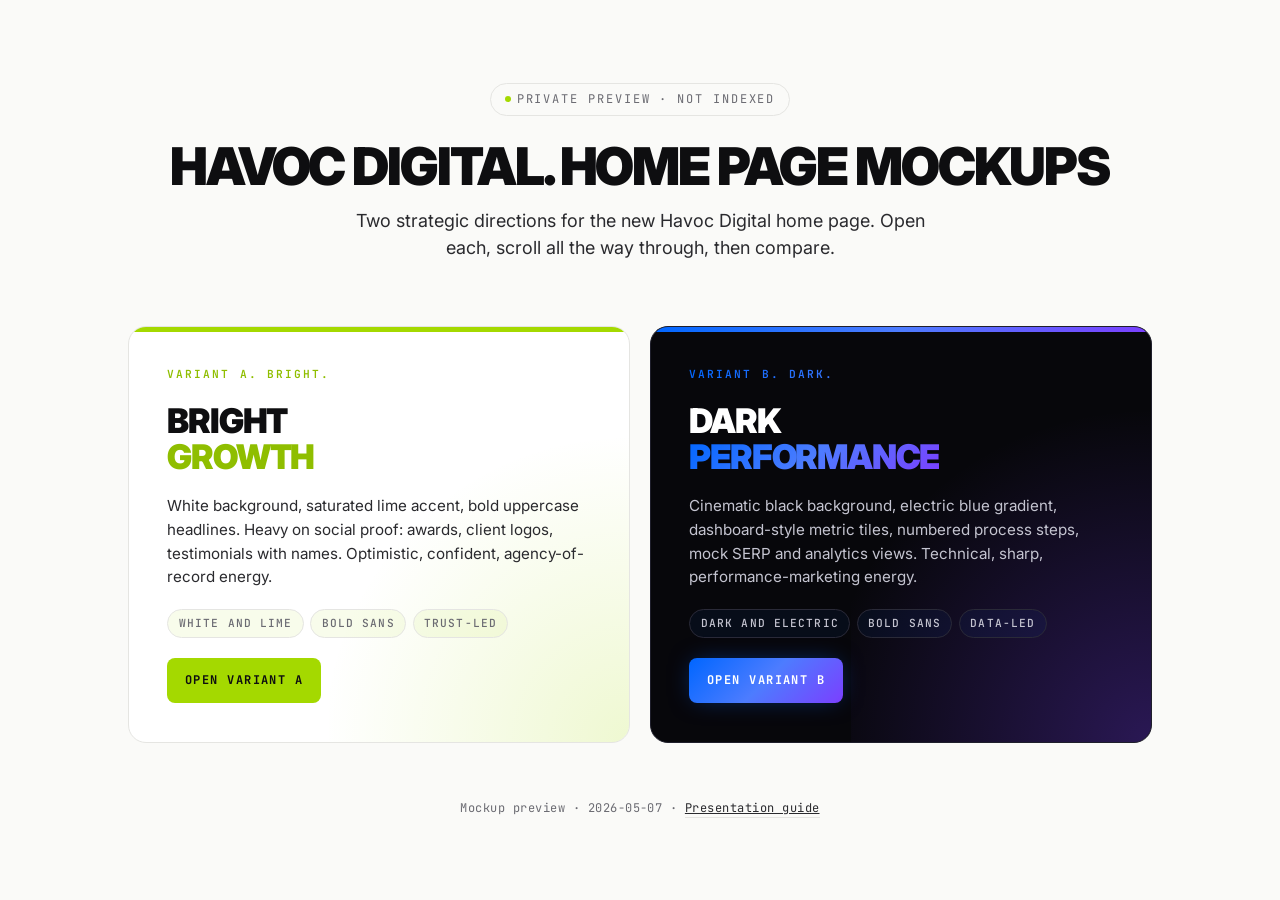
<file: index.html>
<!DOCTYPE html>
<html lang="en">
<head>
  <meta charset="UTF-8">
  <meta name="viewport" content="width=device-width, initial-scale=1.0">
  <meta name="robots" content="noindex, nofollow">
  <meta name="referrer" content="no-referrer">
  <title>Havoc Digital. Mockup preview</title>
  <link rel="icon" type="image/svg+xml" href="data:image/svg+xml,<svg xmlns='http://www.w3.org/2000/svg' viewBox='0 0 100 100'><rect width='100' height='100' rx='14' fill='%230E0E10'/><text x='50' y='72' font-family='-apple-system,sans-serif' font-size='68' font-weight='900' text-anchor='middle' fill='%23A4D900'>H</text></svg>">
  <link rel="preconnect" href="https://fonts.googleapis.com">
  <link rel="preconnect" href="https://fonts.gstatic.com" crossorigin>
  <link rel="stylesheet" href="https://fonts.googleapis.com/css2?family=Inter:wght@400;500;700;800;900&family=JetBrains+Mono:wght@400;500&display=swap">
  <style>
    *,*::before,*::after { box-sizing: border-box; margin: 0; padding: 0; }
    :root {
      --bg: #FAFAF8; --ink: #0E0E10; --ink-soft: #2A2A2E; --ink-mute: #6B6B72;
      --rule: #E5E5E2; --bg-elev: #FFFFFF;
      --lime: #A4D900; --lime-deep: #8FBE00; --lime-soft: #E8F5BC;
      --blue: #0066FF; --violet: #7B3FFF;
      --gradient: linear-gradient(135deg, #0066FF 0%, #4D7CFF 50%, #7B3FFF 100%);
      --font: 'Inter', system-ui, sans-serif;
      --font-mono: 'JetBrains Mono', monospace;
      --ease: cubic-bezier(0.2, 0.7, 0.25, 1);
    }
    @media (prefers-color-scheme: dark) {
      :root { --bg: #07070B; --ink: #FFFFFF; --ink-soft: #C4C4D0; --ink-mute: #7E7E92; --rule: #1F1F2C; --bg-elev: #0F0F15; }
    }
    html { background: var(--bg); color: var(--ink); font-family: var(--font); -webkit-font-smoothing: antialiased; }
    body { min-height: 100dvh; display: grid; place-items: center; padding: clamp(1.5rem, 4vw, 3rem); line-height: 1.55; }

    main { width: 100%; max-width: 64rem; }
    .header { text-align: center; margin-bottom: clamp(2.5rem, 5vw, 4rem); }
    .eyebrow {
      display: inline-flex; align-items: center; gap: 0.5em;
      font-family: var(--font-mono); font-size: 0.75rem; text-transform: uppercase;
      letter-spacing: 0.16em; color: var(--ink-mute);
      padding: 0.4rem 0.875rem; border: 1px solid var(--rule); border-radius: 999px;
      margin-bottom: 1.5rem;
    }
    .eyebrow::before {
      content: ''; width: 6px; height: 6px; border-radius: 50%;
      background: var(--lime); box-shadow: 0 0 0 0 var(--lime);
      animation: pulse 2.4s ease-in-out infinite;
    }
    @keyframes pulse { 0% { box-shadow: 0 0 0 0 rgba(164,217,0,0.5); } 70% { box-shadow: 0 0 0 6px transparent; } 100% { box-shadow: 0 0 0 0 transparent; } }

    h1 {
      font-family: var(--font); font-weight: 900;
      font-size: clamp(2rem, 1.4rem + 2.5vw, 3.25rem); line-height: 1.05;
      letter-spacing: -0.04em; text-wrap: balance; margin-bottom: 0.75rem;
      text-transform: uppercase;
    }
    .lede { font-size: clamp(1rem, 0.95rem + 0.3vw, 1.125rem); color: var(--ink-soft); max-width: 38rem; margin-inline: auto; text-wrap: pretty; }

    .cards {
      display: grid; gap: 1.25rem;
      grid-template-columns: 1fr;
    }
    @media (min-width: 720px) {
      .cards { grid-template-columns: 1fr 1fr; }
    }

    .card {
      border-radius: 18px;
      padding: clamp(1.75rem, 3vw, 2.5rem);
      text-decoration: none;
      display: flex; flex-direction: column; gap: 1.25rem;
      transition: transform 240ms var(--ease), box-shadow 240ms var(--ease);
      position: relative; overflow: hidden;
      min-height: 22rem;
    }
    .card:hover { transform: translateY(-4px); }
    .card:focus-visible { outline: 2px solid currentColor; outline-offset: 3px; }

    /* Variant A: bright lime */
    .card--a {
      background: var(--bg-elev);
      border: 1.5px solid var(--rule);
      color: var(--ink);
    }
    .card--a:hover { box-shadow: 0 24px 48px -16px rgba(0,0,0,0.18); border-color: var(--lime-deep); }
    .card--a::before {
      content: ''; position: absolute; top: 0; left: 0; right: 0; height: 5px;
      background: var(--lime);
    }
    .card--a::after {
      content: ''; position: absolute; bottom: 0; right: 0;
      width: 60%; height: 100%;
      background: radial-gradient(circle at bottom right, rgba(164,217,0,0.18) 0%, transparent 60%);
      pointer-events: none;
    }

    /* Variant B: dark electric */
    .card--b {
      background: #07070B;
      border: 1.5px solid #1F1F2C;
      color: #FFFFFF;
      position: relative;
    }
    .card--b:hover { box-shadow: 0 24px 48px -16px rgba(0,102,255,0.4), 0 0 0 1px rgba(0,102,255,0.4); }
    .card--b::before {
      content: ''; position: absolute; top: 0; left: 0; right: 0; height: 5px;
      background: var(--gradient);
    }
    .card--b::after {
      content: ''; position: absolute; bottom: 0; right: 0;
      width: 60%; height: 100%;
      background: radial-gradient(circle at bottom right, rgba(123,63,255,0.30) 0%, transparent 65%);
      pointer-events: none;
    }

    .card__label {
      font-family: var(--font-mono); font-size: 0.7rem; text-transform: uppercase;
      letter-spacing: 0.18em; font-weight: 600;
      position: relative; z-index: 1;
    }
    .card--a .card__label { color: var(--lime-deep); }
    .card--b .card__label {
      background: var(--gradient); -webkit-background-clip: text; background-clip: text;
      -webkit-text-fill-color: transparent; color: transparent;
    }

    .card__title {
      font-family: var(--font); font-weight: 900;
      font-size: clamp(1.5rem, 1.2rem + 1.2vw, 2.125rem);
      line-height: 1.05; letter-spacing: -0.035em; text-wrap: balance;
      text-transform: uppercase;
      position: relative; z-index: 1;
    }
    .card--a .card__title em { color: var(--lime-deep); font-style: normal; }
    .card--b .card__title em {
      background: var(--gradient); -webkit-background-clip: text; background-clip: text;
      -webkit-text-fill-color: transparent; color: transparent; font-style: normal;
    }

    .card__desc {
      font-size: 0.95rem; line-height: 1.55; flex: 1;
      position: relative; z-index: 1;
    }
    .card--a .card__desc { color: var(--ink-soft); }
    .card--b .card__desc { color: #C4C4D0; }

    .card__chips { display: flex; flex-wrap: wrap; gap: 0.4rem; position: relative; z-index: 1; }
    .chip {
      font-family: var(--font-mono); font-size: 0.7rem; text-transform: uppercase; letter-spacing: 0.1em;
      padding: 0.3rem 0.65rem; border-radius: 999px; font-weight: 500;
    }
    .card--a .chip { border: 1px solid var(--rule); color: var(--ink-mute); background: rgba(164,217,0,0.08); }
    .card--b .chip { border: 1px solid #2A2A38; color: #C4C4D0; background: rgba(0,102,255,0.06); }

    .card__cta {
      display: inline-flex; align-items: center; gap: 0.4em;
      font-family: var(--font-mono); font-size: 0.75rem; text-transform: uppercase;
      letter-spacing: 0.12em; font-weight: 700;
      padding: 0.85rem 1.1rem; border-radius: 8px;
      transition: gap 160ms var(--ease), transform 160ms var(--ease);
      align-self: flex-start; margin-top: auto;
      position: relative; z-index: 1;
    }
    .card--a .card__cta { background: var(--lime); color: var(--ink); }
    .card--a:hover .card__cta { gap: 0.7em; background: var(--ink); color: var(--lime); }
    .card--b .card__cta { background: var(--gradient); color: #FFFFFF; box-shadow: 0 0 24px -6px rgba(0,102,255,0.5); }
    .card--b:hover .card__cta { gap: 0.7em; }

    .footer {
      margin-top: clamp(2.5rem, 5vw, 3.5rem); text-align: center;
      font-family: var(--font-mono); font-size: 0.75rem; letter-spacing: 0.04em;
      color: var(--ink-mute);
    }
    .footer a { color: var(--ink-soft); border-bottom: 1px solid var(--rule); padding-bottom: 1px; }
    .footer a:hover { color: var(--lime-deep); border-bottom-color: var(--lime-deep); }

    @media (prefers-reduced-motion: reduce) {
      *,*::before,*::after { animation-duration: 0.01ms !important; transition-duration: 0.01ms !important; }
    }
  </style>
</head>
<body>
  <main>
    <header class="header">
      <span class="eyebrow">Private preview · Not indexed</span>
      <h1>Havoc Digital. Home page mockups</h1>
      <p class="lede">Two strategic directions for the new Havoc Digital home page. Open each, scroll all the way through, then compare.</p>
    </header>

    <section class="cards" aria-label="Mockup variants">

      <a href="./mockups/variant-a-editorial/" class="card card--a">
        <span class="card__label">Variant A. Bright.</span>
        <h2 class="card__title">Bright<br><em>Growth</em></h2>
        <p class="card__desc">White background, saturated lime accent, bold uppercase headlines. Heavy on social proof: awards, client logos, testimonials with names. Optimistic, confident, agency-of-record energy.</p>
        <div class="card__chips">
          <span class="chip">White and lime</span>
          <span class="chip">Bold sans</span>
          <span class="chip">Trust-led</span>
        </div>
        <span class="card__cta">Open Variant A</span>
      </a>

      <a href="./mockups/variant-b-quiet-tech/" class="card card--b">
        <span class="card__label">Variant B. Dark.</span>
        <h2 class="card__title">Dark<br><em>Performance</em></h2>
        <p class="card__desc">Cinematic black background, electric blue gradient, dashboard-style metric tiles, numbered process steps, mock SERP and analytics views. Technical, sharp, performance-marketing energy.</p>
        <div class="card__chips">
          <span class="chip">Dark and electric</span>
          <span class="chip">Bold sans</span>
          <span class="chip">Data-led</span>
        </div>
        <span class="card__cta">Open Variant B</span>
      </a>

    </section>

    <p class="footer">
      Mockup preview · 2026-05-07 · <a href="./mockups/README.md">Presentation guide</a>
    </p>
  </main>
</body>
</html>
</file>
